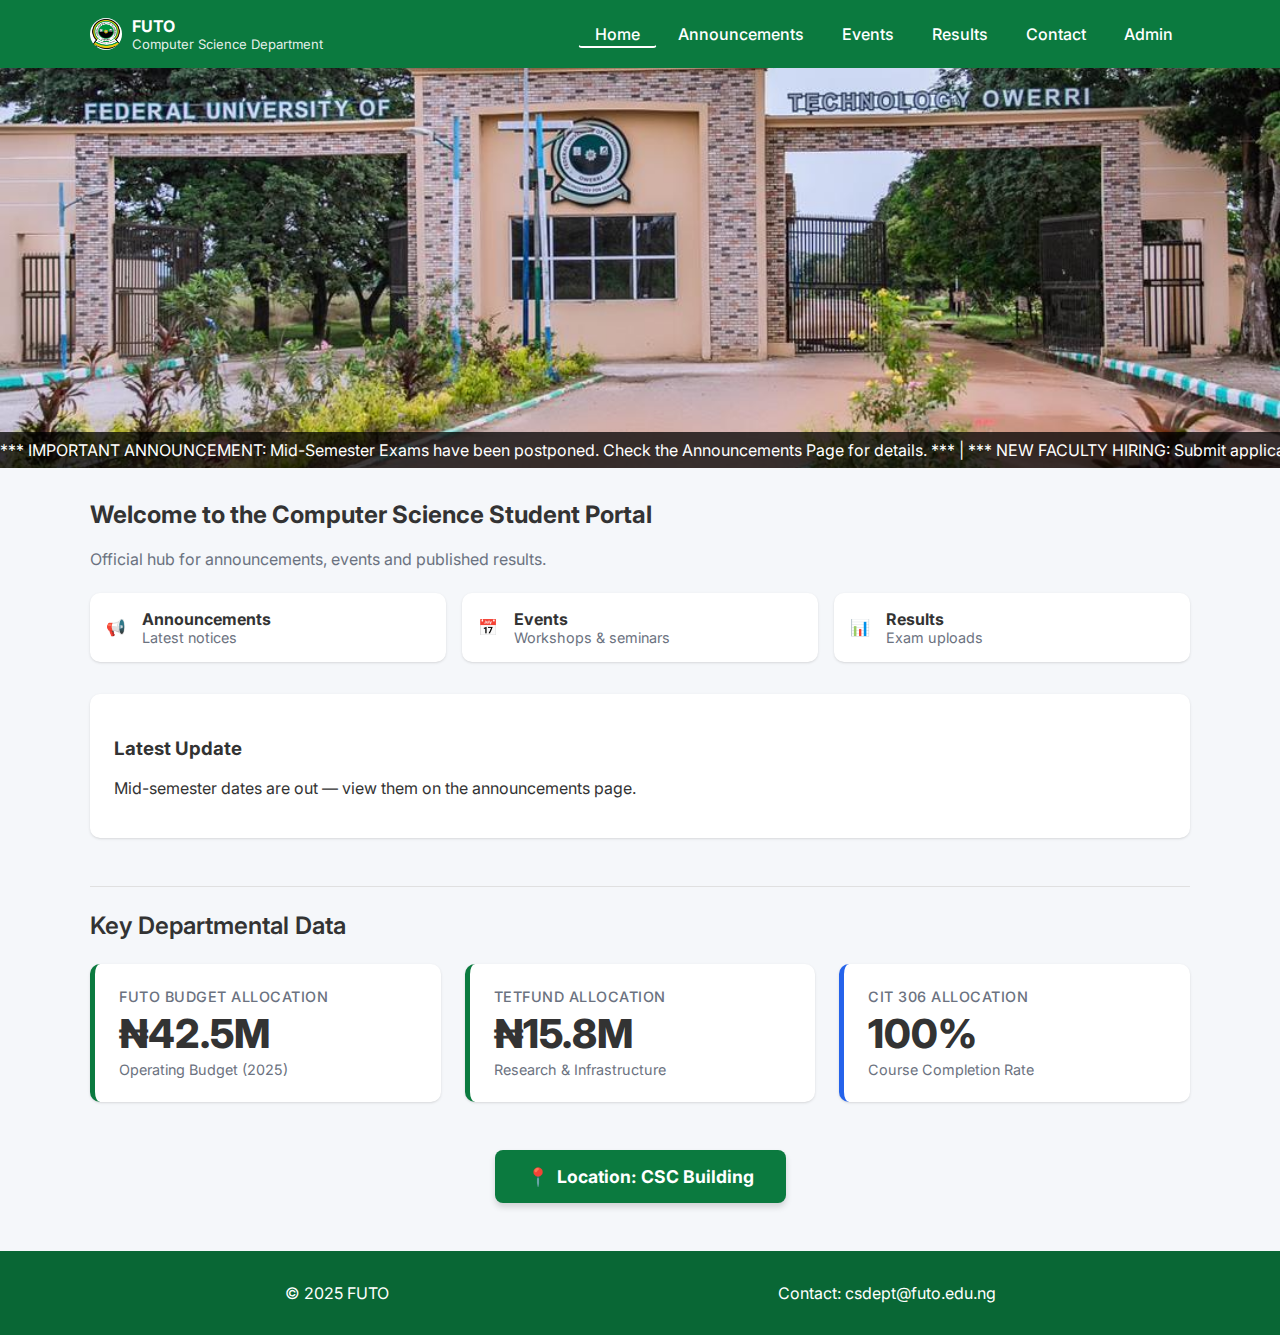
<file: index.html>
<!doctype html>
<html lang="en">
<head>
  <meta charset="utf-8" />
  <meta name="viewport" content="width=device-width,initial-scale=1" />
  <title>FUTO • Dept Info</title>
  <link rel="preconnect" href="https://fonts.googleapis.com" />
<link rel="preconnect" href="https://fonts.gstatic.com" crossorigin />
<link
    href="https://fonts.googleapis.com/css2?family=Inter:ital,opsz,wght@0,14..32,100..900;1,14..32,100..900&display=swap"
    rel="stylesheet"
/>
  <style>
    :root {
      --green: #0b7a3f;
      --green-dark: #096735;
      --light-bg: #f5f7fa;
      --white: #ffffff;
      --text-dark: #333333;
      --muted: #6b7280;
    }
    body {
      font-family: 'Inter', sans-serif;
      background: var(--light-bg);
      color: var(--text-dark);
      margin: 0;
      padding: 0;
    }
    header.header {
      background: var(--green);
      color: var(--white);
      padding: 1rem 2rem;
    }
    .header-inner {
      display: flex;
      justify-content: space-between;
      align-items: center;
      flex-wrap: wrap;
      max-width: 1100px;
  margin: 0 auto;
    }
    .brand {
      display: flex;
      align-items: center;
      gap: 0.6rem;
    }
    nav.site-nav a {
    color: var(--white); 
    text-decoration: none;
    font-weight: 500;
    font-size: 1rem;
    padding: 0.5rem 1rem;
    border-radius: 4px;
    background-color: transparent;
    transition: all 0.2s ease;
    border: 1px solid transparent;
}
    nav.site-nav a:hover {
      opacity: 0.85;
    }
    nav.site-nav a.active {
      border-bottom: 2px solid var(--white);
      padding-bottom: 2px;
      transition: border-bottom-color 0.3s ease;
    }
    nav.site-nav a.active:hover {
    border-bottom-color: rgba(255, 255, 255, 0.6);
  }
    .header-utility {
      display: flex;
      align-items: center;
      gap: 0.6rem;
    }
    .search-input {
      padding: 8px 12px;
      border-radius: 6px;
      border: 1px solid var(--light-bg);
      font-family: inherit;
      width: 180px; 
    transition: all 0.2s ease-in-out;
    }
    .full-width-slider {
      width: 100%;
    height: 400px;
    position: relative;
    overflow: hidden;
  }
  .slider-image {
    width: 100%;
    height: 100%;
    object-fit: cover; 
    position: absolute;
    top: 0;
    left: 0;
    opacity: 0; 
    transition: opacity 1s ease-in-out; 
}
.slider-image:first-child {
    opacity: 1;
}
.ticker-wrapper {
    position: absolute;
    bottom: 0;
    width: 100%;
    background-color: rgba(0, 0, 0, 0.75);
    color: var(--white);
    padding: 0.5rem 0;
    font-size: 1rem;
    overflow: hidden; 
    z-index: 10;
}
.ticker-message {
    white-space: nowrap;
    animation: scroll-left 25s linear infinite;
}
@keyframes scroll-left {
    0%   { transform: translateX(0); }
    100% { transform: translateX(-50%); }
}
    .search-input:focus {
    outline: none; 
    border-color: var(--green); 
    box-shadow: 0 0 0 3px rgba(11, 122, 63, 0.2); 
  }
    main.container {
      max-width: 1100px;
      margin: 2rem auto;
      padding: 0 1rem;
    }
.data-section {
    margin-top: 3rem;
    padding-top: 1.5rem;
    border-top: 1px solid #e0e0e0;
}

.data-section-title {
    margin-top: 0;
    margin-bottom: 1.5rem;
    font-size: 1.5rem;
    font-weight: 600;
}

.data-grid {
    display: grid;
    grid-template-columns: repeat(auto-fit, minmax(280px, 1fr));
    gap: 1.5rem;
}

.data-tile {
    background: var(--white);
    padding: 1.5rem;
    border-radius: 10px;
    box-shadow: 0 1px 3px 0 rgb(0 0 0 / 0.1), 0 1px 2px -1px rgb(0 0 0 / 0.1); 
    border-left: 5px solid var(--green); 
    transition: transform 0.2s ease;
}

.data-tile:hover {
    transform: translateY(-2px);
    box-shadow: 0 4px 8px rgba(0,0,0,0.1);
}

.data-label {
    margin: 0;
    font-size: 0.9rem;
    color: var(--muted);
    text-transform: uppercase;
    letter-spacing: 0.5px;
    font-weight: 500;
}

.data-value {
    display: block;
    font-size: 2.5rem;
    font-weight: 800;
    color: var(--text-dark);
    margin: 0.2rem 0;
}

.data-subtext {
    margin: 0;
    font-size: 0.9rem;
    color: var(--muted);
}

.data-tile-highlight {
    border-left: 5px solid #2563eb;
}
    .hero {
      display: flex;
      justify-content: space-between;
      align-items: center;
      flex-wrap: wrap;
      gap: 2rem;
    }
    .quick-grid {
      display: grid;
      grid-template-columns: repeat(auto-fit, minmax(220px, 1fr));
      gap: 1rem;
      margin-top: 1.5rem;
    }
    .quick-card {
      background: var(--white);
      padding: 1rem;
      border-radius: 10px;
      box-shadow: 0 1px 3px 0 rgb(0 0 0 / 0.1), 0 1px 2px -1px rgb(0 0 0 / 0.1);
      text-decoration: none;
      color: var(--text-dark);
      display: flex;
      gap: 1rem;
      align-items: center;
      transition: background 0.3s ease, box-shadow 0.3s ease, transform 0.3s ease;
    }
    .quick-card:hover {
      background: #eaf7ee;
      transform: translateY(-2px); 
    box-shadow: 0 6px 10px rgba(0,0,0,0.15);
    }
    .card {
      background: var(--white);
      padding: 1.5rem;
      border-radius: 10px;
      box-shadow: 0 1px 3px 0 rgb(0 0 0 / 0.1), 0 1px 2px -1px rgb(0 0 0 / 0.1); 
  margin-top: 2rem;
    }
    .map-button-container {
    margin: 3rem auto 0; 
    padding: 0 1rem;
    max-width: 1100px;
    text-align: center;
}

.map-button {
    display: inline-flex;
    align-items: center;
    justify-content: center;
    
    background-color: var(--green);
    color: var(--white);
    padding: 1rem 2rem;
    border-radius: 8px;
    text-decoration: none;
    font-weight: 700;
    font-size: 1.1rem;
    
    box-shadow: 0 4px 6px rgba(0,0,0,0.15); 
    transition: background-color 0.2s ease, transform 0.2s ease, box-shadow 0.2s ease;
}

.map-button:hover {
    background-color: var(--green-dark);
    transform: translateY(-2px);
    box-shadow: 0 6px 10px rgba(0,0,0,0.25);
}
    footer.footer {
      background: var(--green-dark);
      color: var(--white);
      padding: 2rem 1rem;
      margin-top: 3rem;
    }
    footer.footer div {
      display: flex;
      justify-content: space-between;
      align-items: center;
      max-width: 1100px;
      margin: 0 auto;
    }
  </style>
</head>
<body>
  <header class="header">
    <div class="header-inner">
      <div class="brand">
        <img src="Federal-University-of-Technology-Owerri-logo (1).jpg" alt="FUTO Logo" style="height:32px;width:32px;border-radius:50%;">
        <div>
          <strong>FUTO</strong>
          <div style="font-size:.82rem;color:rgba(255,255,255,.9)">Computer Science Department</div>
        </div>
      </div>
      <nav class="site-nav">
        <a href="index.html"class="active">Home</a>
        <a href="announcements.html">Announcements</a>
        <a href="events.html">Events</a>
        <a href="results.html">Results</a>
        <a href="contact.html">Contact</a>
        <a href="admin.html">Admin</a>
      </nav>
    </div>
  </header>
  <section class="full-width-slider">
      <img src="Futo_Senate.jpg" alt="Group leader" class="slider-image">
      <img src="Nacos logo.jpg" alt="Group leader" class="slider-image">
      <img src="Futo_senate1.jpg" alt="Picture of Potato" class="slider-image">
      
      <div class="ticker-wrapper">
        <div class="ticker-message">
          <span>
              *** IMPORTANT ANNOUNCEMENT: Mid-Semester Exams have been postponed. Check the Announcements Page for details. *** | 
              *** NEW FACULTY HIRING: Submit applications by end of month. *** | 
          </span>
          <span>
              *** IMPORTANT ANNOUNCEMENT: Mid-Semester Exams have been postponed. Check the Announcements Page for details. *** | 
              *** NEW FACULTY HIRING: Submit applications by end of month. *** | 
          </span>
      </div>
  </section>
  <main class="container">
    <div>
        <h2>Welcome to the Computer Science Student Portal</h2>
        <p style="color:var(--muted)">Official hub for announcements, events and published results.</p>
    </div>

    <div class="quick-grid">
        <a class="quick-card" href="announcements.html">
            <div>📢</div>
            <div>
                <strong>Announcements</strong>
                <div style="font-size:.9rem;color:var(--muted)">Latest notices</div>
            </div>
        </a>
        <a class="quick-card" href="events.html">
            <div>📅</div>
            <div>
                <strong>Events</strong>
                <div style="font-size:.9rem;color:var(--muted)">Workshops & seminars</div>
            </div>
        </a>
        <a class="quick-card" href="results.html">
            <div>📊</div>
            <div>
                <strong>Results</strong>
                <div style="font-size:.9rem;color:var(--muted)">Exam uploads</div>
            </div>
        </a>
    </div>
    
    <section class="card">
        <h3>Latest Update</h3>
        <p>Mid-semester dates are out — view them on the announcements page.</p>
      </section>

      <section class="data-section">
          <h3 class="data-section-title">Key Departmental Data</h3>
          
          <div class="data-grid">
              <div class="data-tile">
                  <p class="data-label">FUTO Budget Allocation</p>
                  <strong class="data-value">₦42.5M</strong>
                  <p class="data-subtext">Operating Budget (2025)</p>
              </div>
      
              <div class="data-tile">
                  <p class="data-label">TETFund Allocation</p>
                  <strong class="data-value">₦15.8M</strong>
                  <p class="data-subtext">Research & Infrastructure</p>
              </div>
      
              <div class="data-tile data-tile-highlight">
                  <p class="data-label">CIT 306 Allocation</p>
                  <strong class="data-value">100%</strong>
                  <p class="data-subtext">Course Completion Rate</p>
              </div>
          </div>
      </section>
      </main>
  </main>
  <section class="map-button-container">
    <a href="https://maps.app.goo.gl/iKVB8XJ5jHqNNkGD7" target="_blank" class="map-button">
        <span style="margin-right: 0.5rem;">📍</span>
        Location: CSC Building
    </a>
</section>
  <footer class="footer">
    <div>
      <div>© 2025 FUTO</div>
      <div>Contact: csdept@futo.edu.ng</div>
    </div>
  </footer>
  <script>
    document.addEventListener('DOMContentLoaded', () => {
    const slides = document.querySelectorAll('.full-width-slider .slider-image');
    let currentSlide = 0;
    const slideInterval = 6000;
    function showSlide(index) {
        slides.forEach(slide => {
            slide.style.opacity = 0;
        });
        
        if (slides[index]) {
            slides[index].style.opacity = 1;
        }
    }

    function nextSlide() {
        currentSlide = (currentSlide + 1) % slides.length;
        showSlide(currentSlide);
    }

    setInterval(nextSlide, slideInterval);

    showSlide(currentSlide);
});
  </script>
</body>
</html>
</file>
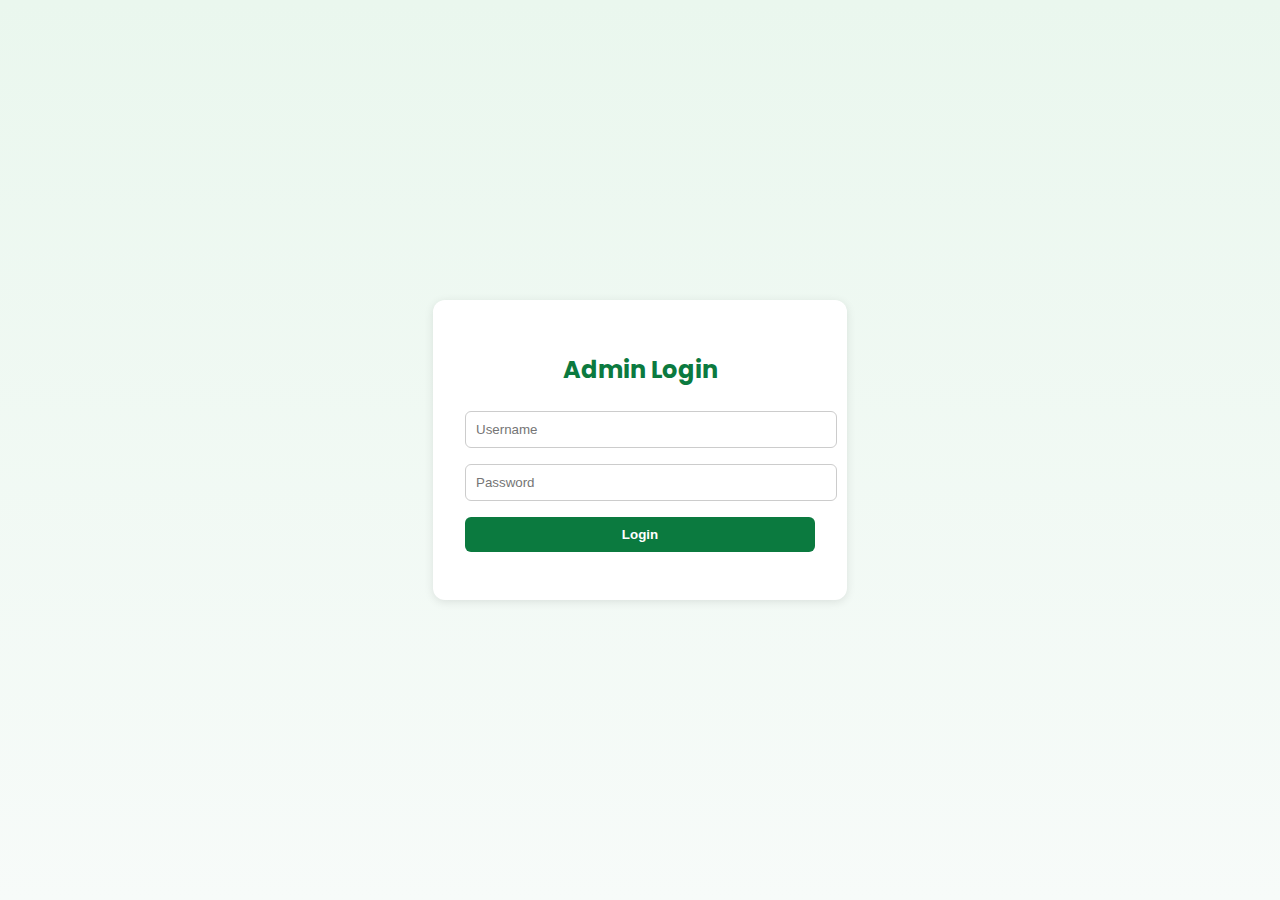
<file: admin-dashboard.html>
<!DOCTYPE html>
<html lang="en">
<head>
  <meta charset="UTF-8" />
  <meta name="viewport" content="width=device-width, initial-scale=1.0" />
  <title>Admin Dashboard • FUTO Dept.</title>
  <link href="https://fonts.googleapis.com/css2?family=Poppins:wght@400;600&display=swap" rel="stylesheet">
  <style>
    body {
      font-family: 'Poppins', sans-serif;
      background: #0b7a3f;
      color: white;
      margin: 0;
      padding: 0;
      display: flex;
      flex-direction: column;
      align-items: center;
      min-height: 100vh;
    }
    header, footer {
      width: 100%;
      background: #096735;
      padding: 1rem;
      text-align: center;
      position: relative;
    }
    header h1 { margin: 0; }
    #logoutBtn {
      position: absolute;
      right: 1rem;
      top: 1rem;
      background:#e63946;
      padding:4px 10px;
      border-radius:4px;
      border:none;
      cursor:pointer;
      color:white;
      font-size: 0.8rem;
      font-weight:600;
    }
    main {
      flex: 1;
      padding: 2rem;
      width: 100%;
      max-width: 900px;
    }
    .card {
      background: white;
      color: #333;
      padding: 1.5rem;
      border-radius: 12px;
      margin-bottom: 1.5rem;
    }
    input, textarea, button {
      width: 100%;
      margin-top: 1rem;
      padding: 10px;
      border-radius: 6px;
      border: 1px solid #ccc;
    }
    button {
      background: #0b7a3f;
      color: white;
      border: none;
      cursor: pointer;
      font-weight: bold;
    }
    button:hover { background: #096735; }
    .msg { margin-top: 10px; font-weight: 600; }
    ul { padding-left: 1.2rem; }
    li { margin-bottom: 0.5rem; }
    a { color: #0b7a3f; font-weight: 600; text-decoration: none; }
    a:hover { text-decoration: underline; }
  </style>
</head>
<body>
  <header>
    <h1>FUTO Admin Dashboard</h1>
    <button id="logoutBtn">Logout</button>
  </header>

  <main>
    <div class="card">
      <h3>📢 Upload Announcement</h3>
      <form id="announcementForm">
        <input type="text" id="title" placeholder="Announcement Title" required />
        <textarea id="message" placeholder="Message" required></textarea>
        <button type="submit">Post Announcement</button>
      </form>
      <div id="announcementMsg" class="msg"></div>
    </div>

    <div class="card">
      <h3>📄 Upload Result (PDF)</h3>
      <form id="resultForm">
        <input type="file" id="resultFile" accept=".pdf" required />
        <button type="submit">Upload</button>
      </form>
      <div id="resultMsg" class="msg"></div>
    </div>

    <div class="card">
      <h3>📋 Existing Announcements</h3>
      <ul id="announcementList"><li>Loading...</li></ul>
    </div>

    <div class="card">
      <h3>📂 Uploaded Results</h3>
      <ul id="resultList"><li>Loading...</li></ul>
    </div>
  </main>

  <footer>
    <p>FUTO Admin Portal © 2025</p>
  </footer>

  <script>
    const API_BASE = "https://group171.onrender.com";
    const token = localStorage.getItem("adminToken");

    // 🔐 Redirect if not logged in
    if (!token) {
      alert("You must log in first.");
      window.location.href = "admin.html";
    }

    // 🔓 Logout
    document.getElementById("logoutBtn").addEventListener("click", () => {
      localStorage.removeItem("adminToken");
      window.location.href = "admin.html";
    });

    // 📢 Post Announcement
    document.getElementById("announcementForm").addEventListener("submit", async (e) => {
      e.preventDefault();
      const title = document.getElementById("title").value.trim();
      const message = document.getElementById("message").value.trim();
      const msgBox = document.getElementById("announcementMsg");

      if (!title || !message) {
        msgBox.textContent = "❌ Please fill in all fields.";
        msgBox.style.color = "red";
        return;
      }

      msgBox.textContent = "Posting...";
      msgBox.style.color = "orange";

      try {
        const res = await fetch(`${API_BASE}/api/announcements`, {
          method: "POST",
          headers: {
            "Content-Type": "application/json",
            "Authorization": `Bearer ${token}`
          },
          body: JSON.stringify({ title, message })
        });

        const data = await res.json();
        if (res.ok && data.success) {
          msgBox.textContent = data.message || "✅ Announcement posted!";
          msgBox.style.color = "green";
          e.target.reset();
          loadAnnouncements(); // refresh list
        } else {
          msgBox.textContent = "❌ " + (data.message || "Failed to post.");
          msgBox.style.color = "red";
        }
      } catch (err) {
        console.error(err);
        msgBox.textContent = "❌ Server not reachable.";
        msgBox.style.color = "red";
      }
    });

    // 📄 Upload Result
    document.getElementById("resultForm").addEventListener("submit", async (e) => {
      e.preventDefault();
      const fileInput = document.getElementById("resultFile");
      const file = fileInput.files[0];
      const msg = document.getElementById("resultMsg");

      if (!file) {
        msg.textContent = "❌ Please select a PDF file.";
        msg.style.color = "red";
        return;
      }

      const formData = new FormData();
      formData.append("file", file); // must match backend's `upload.single("file")`

      msg.textContent = "Uploading...";
      msg.style.color = "orange";

      try {
        const res = await fetch(`${API_BASE}/api/results/pdf`, {
          method: "POST",
          headers: { "Authorization": `Bearer ${token}` },
          body: formData
        });

        const data = await res.json();
        if (res.ok && data.success) {
          msg.textContent = data.message || "✅ Result uploaded successfully!";
          msg.style.color = "green";
          e.target.reset();
          loadResults(); // refresh list
        } else {
          msg.textContent = "❌ " + (data.message || "Upload failed.");
          msg.style.color = "red";
        }
      } catch (error) {
        console.error(error);
        msg.textContent = "❌ Could not connect to server.";
        msg.style.color = "red";
      }
    });

    // 📋 Load Announcements
    async function loadAnnouncements() {
      const list = document.getElementById("announcementList");
      list.innerHTML = "<li>Loading...</li>";
      try {
        const res = await fetch(`${API_BASE}/api/announcements`, {
          headers: { "Authorization": `Bearer ${token}` }
        });
        const data = await res.json();
        list.innerHTML = "";
        if (data.success && data.announcements && data.announcements.length) {
          data.announcements.forEach(a => {
            const li = document.createElement("li");
            li.textContent = `${a.title}: ${a.message}`;
            list.appendChild(li);
          });
        } else {
          list.innerHTML = "<li>No announcements yet.</li>";
        }
      } catch (err) {
        console.error(err);
        list.innerHTML = "<li>❌ Failed to load announcements.</li>";
      }
    }

    // 📂 Load Results
    async function loadResults() {
      const list = document.getElementById("resultList");
      list.innerHTML = "<li>Loading...</li>";
      try {
        const res = await fetch(`${API_BASE}/api/results/pdfs`, {
          headers: { "Authorization": `Bearer ${token}` }
        });
        const data = await res.json();
        list.innerHTML = "";
        if (data.success && data.results && data.results.length) {
          data.results.forEach(r => {
            const li = document.createElement("li");
            const link = document.createElement("a");
            link.href = `${API_BASE}/uploads/${r.filename}`;
            link.target = "_blank";
            link.textContent = r.filename;
            list.appendChild(li);
          });
        } else {
          list.innerHTML = "<li>No results uploaded yet.</li>";
        }
      } catch (err) {
        console.error(err);
        list.innerHTML = "<li>❌ Failed to load results.</li>";
      }
    }

    // 🔄 Load data on page load
    loadAnnouncements();
    loadResults();
  </script>
</body>
</html>
</file>
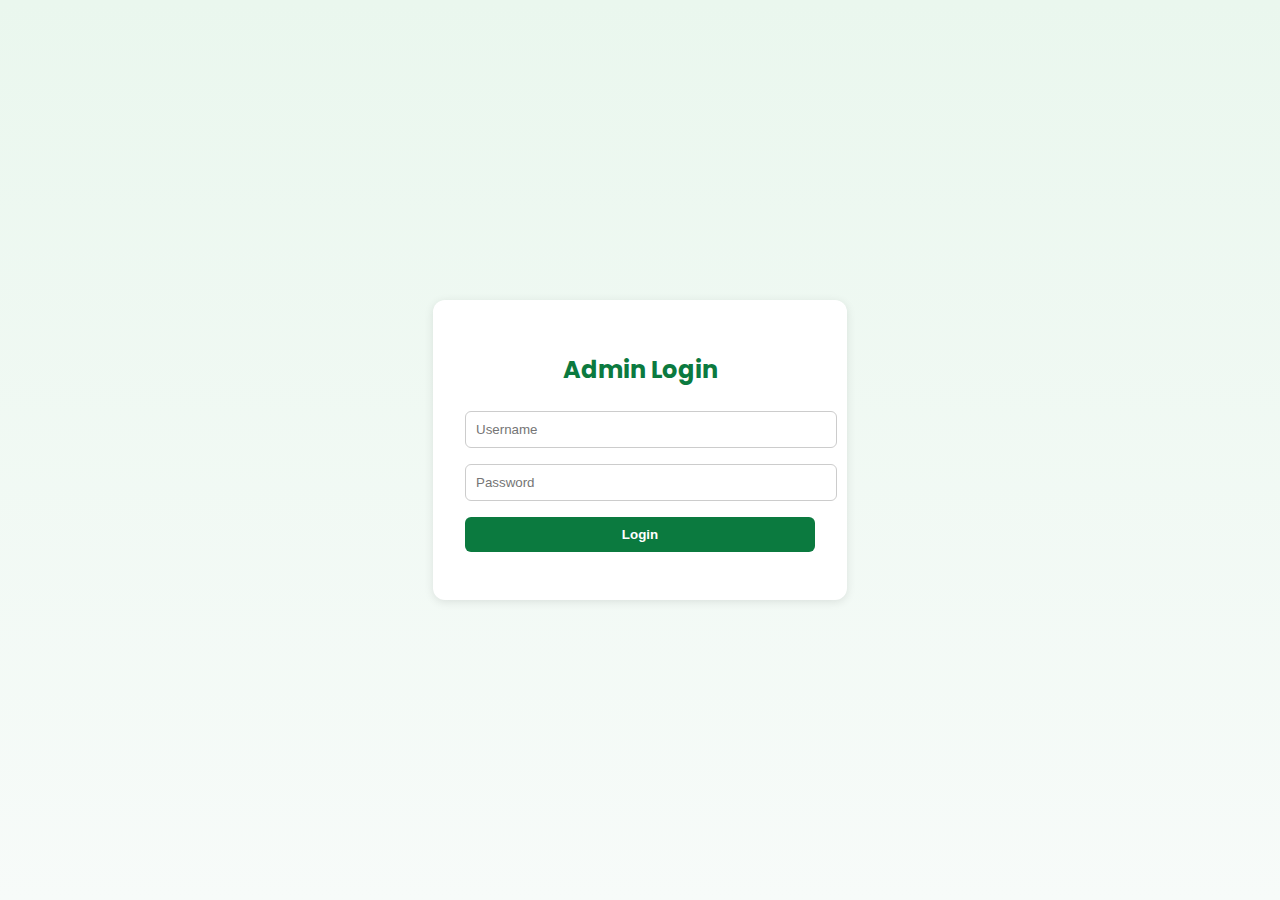
<file: admin.html>
<!DOCTYPE html>
<html lang="en">
<head>
  <meta charset="UTF-8" />
  <meta name="viewport" content="width=device-width, initial-scale=1.0" />
  <title>Admin Login • FUTO Dept.</title>
  <link href="https://fonts.googleapis.com/css2?family=Poppins:wght@400;600&display=swap" rel="stylesheet">
  <style>
    body {
      font-family: 'Poppins', sans-serif;
      background: linear-gradient(180deg, #eaf7ee, #f7fbf9);
      display: flex;
      justify-content: center;
      align-items: center;
      height: 100vh;
      margin: 0;
    }
    .login-box {
      background: white;
      padding: 2rem;
      border-radius: 12px;
      box-shadow: 0 2px 10px rgba(0,0,0,0.1);
      text-align: center;
      width: 350px;
    }
    h2 {
      color: #0b7a3f;
      margin-bottom: 1.5rem;
    }
    input {
      width: 100%;
      padding: 10px;
      margin-bottom: 1rem;
      border-radius: 6px;
      border: 1px solid #ccc;
    }
    button {
      width: 100%;
      background: #0b7a3f;
      color: white;
      padding: 10px;
      border: none;
      border-radius: 6px;
      cursor: pointer;
      font-weight: bold;
    }
    button:hover {
      background: #096735;
    }
    .message {
      margin-top: 1rem;
      font-size: 0.9rem;
    }
    .success { color: #0b7a3f; }
    .error { color: red; }
  </style>
</head>
<body>
  <div class="login-box">
    <h2>Admin Login</h2>
    <form id="loginForm">
      <input type="text" id="username" placeholder="Username" required />
      <input type="password" id="password" placeholder="Password" required />
      <button type="submit">Login</button>
    </form>
    <div id="loginMsg" class="message"></div>
  </div>

  <script>
    const API_BASE = "https://group171.onrender.com";

    document.getElementById('loginForm').addEventListener('submit', async (e) => {
      e.preventDefault();
      const username = document.getElementById('username').value.trim();
      const password = document.getElementById('password').value.trim();
      const loginMsg = document.getElementById('loginMsg');
      loginMsg.textContent = "Processing...";

      try {
        const res = await fetch(`${API_BASE}/admin/login`, {
          method: 'POST',
          headers: { 'Content-Type': 'application/json' },
          body: JSON.stringify({ username, password })
        });

        const data = await res.json();

        if (res.ok && data.token) {
          loginMsg.textContent = "✅ Login successful!";
          loginMsg.className = "message success";

          // Save token for later use
          localStorage.setItem('adminToken', data.token);

          setTimeout(() => {
            window.location.href = "admin-dashboard.html";
          }, 1000);
        } else {
          loginMsg.textContent = "❌ " + (data.message || "Invalid credentials");
          loginMsg.className = "message error";
        }
      } catch (err) {
        loginMsg.textContent = "⚠️ Unable to connect to server.";
        loginMsg.className = "message error";
      }
    });
  </script>
</body>
</html>
</file>
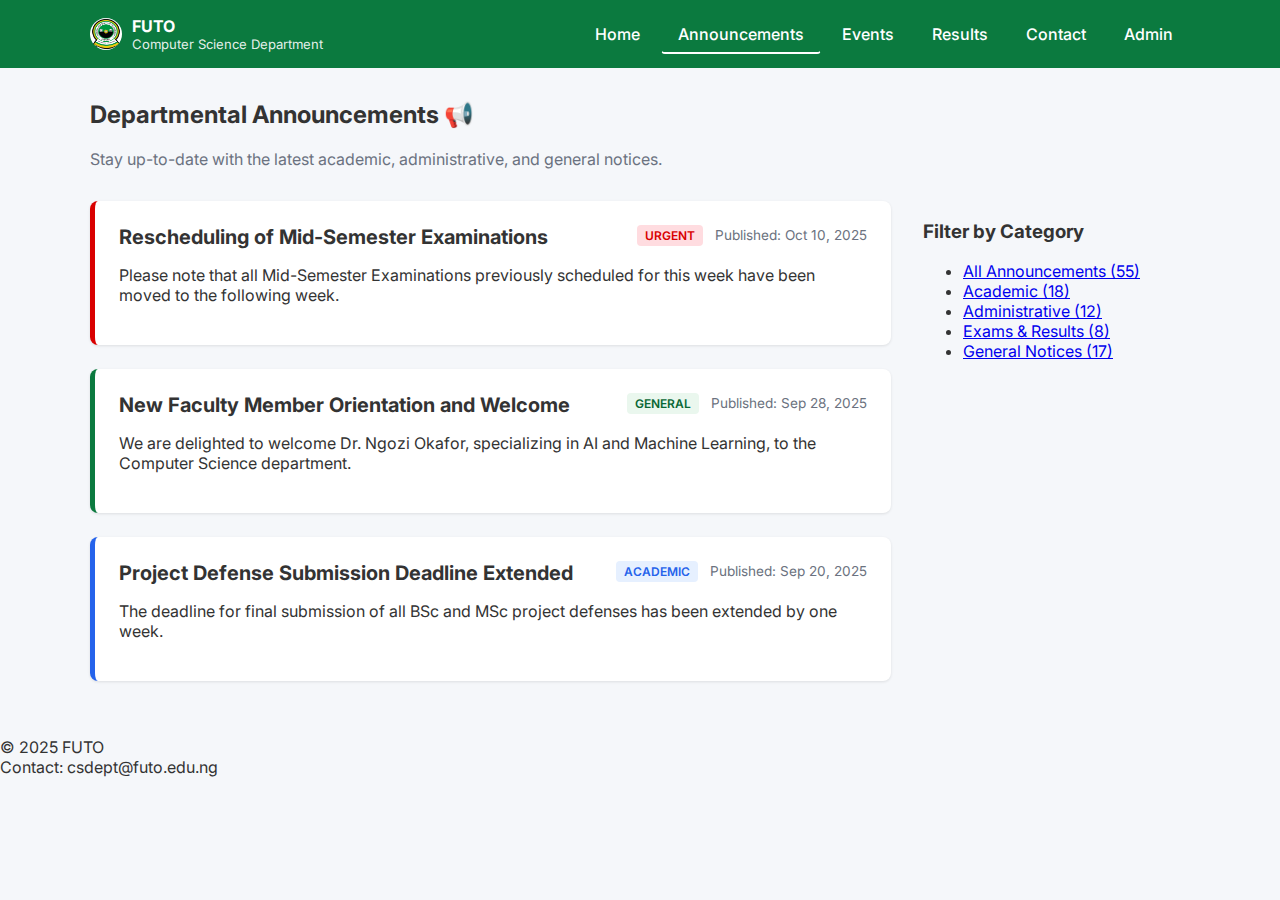
<file: announcements.html>
<!doctype html>
<html lang="en">
<head>
 <meta charset="utf-8" />
 <meta name="viewport" content="width=device-width,initial-scale=1" />
 <title>FUTO • Announcements</title>
 <link rel="preconnect" href="https://fonts.googleapis.com" />
 <link rel="preconnect" href="https://fonts.gstatic.com" crossorigin />
 <link
 href="https://fonts.googleapis.com/css2?family=Inter:ital,opsz,wght@0,14..32,100..900;1,14..32,100..900&display=swap"
 rel="stylesheet"
/>
 <style>
   :root {
     --green: #0b7a3f;
     --green-dark: #096735;
     --light-bg: #f5f7fa;
     --white: #ffffff;
     --text-dark: #333333;
     --muted: #6b7280;
   }
   body { font-family: 'Inter', sans-serif; background: var(--light-bg); color: var(--text-dark); margin: 0; padding: 0; }
   header.header { background: var(--green); color: var(--white); padding: 1rem 2rem; }
   .header-inner { display: flex; justify-content: space-between; align-items: center; flex-wrap: wrap; max-width: 1100px; margin: 0 auto; }
   .brand { display: flex; align-items: center; gap: 0.6rem; }
   nav.site-nav a { color: var(--white); text-decoration: none; font-weight: 500; font-size: 1rem; padding: 0.5rem 1rem; border-radius: 4px; background-color: transparent; transition: all 0.2s ease; border: 1px solid transparent; }
   nav.site-nav a.active { border-bottom: 2px solid var(--white); }
   main.container { max-width: 1100px; margin: 2rem auto; padding: 0 1rem; }
   .content-layout { display: flex; gap: 2rem; margin-top: 2rem; }
   .main-announcements { flex: 3; min-width: 0; }
   .sidebar { flex: 1; min-width: 200px; }
   .announcement-item { background: var(--white); padding: 1.5rem; border-radius: 8px; box-shadow: 0 1px 3px rgba(0,0,0,0.1); margin-bottom: 1.5rem; border-left: 5px solid var(--green); }
   .announcement-header { display: flex; justify-content: space-between; align-items: flex-start; margin-bottom: 0.5rem; }
   .announcement-title { font-size: 1.25rem; font-weight: 700; margin: 0; color: var(--text-dark); }
   .announcement-meta { font-size: 0.85rem; color: var(--muted); text-align: right; }
   .announcement-tag { display: inline-block; background-color: #eaf7ee; color: var(--green-dark); padding: 0.2rem 0.5rem; border-radius: 4px; font-size: 0.75rem; font-weight: 600; text-transform: uppercase; margin-right: 0.5rem; }
   @media (max-width: 768px) { .content-layout { flex-direction: column; gap: 1.5rem; } .sidebar { order: -1; min-width: 100%; } .announcement-header { flex-direction: column; align-items: flex-start; } .announcement-meta { text-align: left; margin-top: 0.25rem; } }
 </style>
</head>
<body>
  <header class="header">
    <div class="header-inner">
      <div class="brand">
        <img src="Federal-University-of-Technology-Owerri-logo (1).jpg" alt="FUTO Logo" style="height:32px;width:32px;border-radius:50%;">
        <div>
          <strong>FUTO</strong>
          <div style="font-size:.82rem;color:rgba(255,255,255,.9)">Computer Science Department</div>
        </div>
      </div>
      <nav id="siteNav" class="site-nav">
        <a href="index.html">Home</a>
        <a href="announcements.html" class="active">Announcements</a>
        <a href="events.html">Events</a>
        <a href="results.html">Results</a>
        <a href="contact.html">Contact</a>
        <a href="admin.html">Admin</a>
      </nav>
    </div>
  </header>

  <main class="container">
    <h2>Departmental Announcements 📢</h2>
    <p style="color:var(--muted)">Stay up-to-date with the latest academic, administrative, and general notices.</p>
    <div class="content-layout">
      <div class="main-announcements" id="announcementContainer">
        <!-- your hardcoded announcements remain exactly as you wrote them -->
        <div class="announcement-item" style="border-left-color: #d90000;">
          <div class="announcement-header">
            <h3 class="announcement-title">Rescheduling of Mid-Semester Examinations</h3>
            <div class="announcement-meta">
              <span class="announcement-tag" style="background-color: #ffdce0; color: #d90000;">Urgent</span>
              Published: Oct 10, 2025
            </div>
          </div>
          <p>Please note that all Mid-Semester Examinations previously scheduled for this week have been moved to the following week.</p>
        </div>

        <div class="announcement-item">
          <div class="announcement-header">
            <h3 class="announcement-title">New Faculty Member Orientation and Welcome</h3>
            <div class="announcement-meta">
              <span class="announcement-tag">General</span>
              Published: Sep 28, 2025
            </div>
          </div>
          <p>We are delighted to welcome Dr. Ngozi Okafor, specializing in AI and Machine Learning, to the Computer Science department.</p>
        </div>

        <div class="announcement-item" style="border-left-color: #2563eb;">
          <div class="announcement-header">
            <h3 class="announcement-title">Project Defense Submission Deadline Extended</h3>
            <div class="announcement-meta">
              <span class="announcement-tag" style="background-color: #e6f0ff; color: #2563eb;">Academic</span>
              Published: Sep 20, 2025
            </div>
          </div>
          <p>The deadline for final submission of all BSc and MSc project defenses has been extended by one week.</p>
        </div>
      </div>

      <div class="sidebar">
        <div class="card">
          <h3>Filter by Category</h3>
          <ul class="filter-list">
            <li><a href="#">All Announcements (55)</a></li>
            <li><a href="#">Academic (18)</a></li>
            <li><a href="#">Administrative (12)</a></li>
            <li><a href="#">Exams & Results (8)</a></li>
            <li><a href="#">General Notices (17)</a></li>
          </ul>
        </div>
      </div>
    </div>
  </main>

  <footer class="footer">
    <div>
      <div>© 2025 FUTO</div>
      <div>Contact: csdept@futo.edu.ng</div>
    </div>
  </footer>

  <!-- 🔽 Added script to fetch DB announcements -->
  <script>
  const API_BASE = "https://group17.onrender.com";

  async function loadDbAnnouncements() {
    const container = document.getElementById("announcementContainer");

    try {
      const res = await fetch(`${API_BASE}/api/announcements`);
      const data = await res.json();

      if (res.ok && Array.isArray(data) && data.length > 0) {
        data.forEach(a => {
          const item = document.createElement("div");
          item.className = "announcement-item";
          item.innerHTML = `
            <div class="announcement-header">
              <h3 class="announcement-title">${a.title}</h3>
              <div class="announcement-meta">
                <span class="announcement-tag" style="background-color:#eaf7ee;color:#0b7a3f;">New</span>
                Published: ${new Date(a.created_at).toLocaleDateString()}
              </div>
            </div>
            <p>${a.body}</p>
          `;
          container.prepend(item); // adds new ones first
        });
      }
    } catch (err) {
      console.error("Error loading announcements:", err);
    }
  }

  loadDbAnnouncements();
</script>
</body>
</html>
</file>
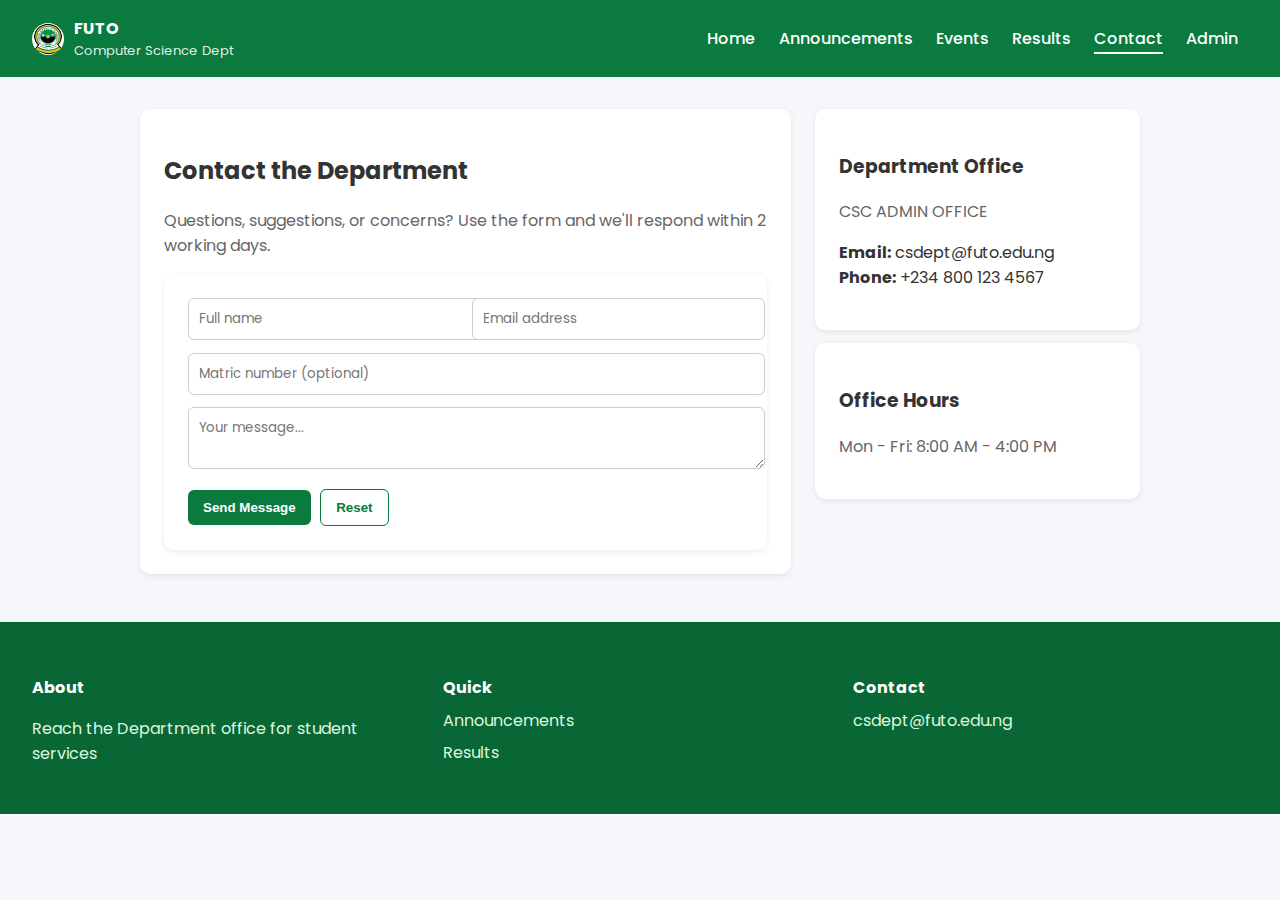
<file: contact.html>
<!doctype html>
<html lang="en">
<head>
  <meta charset="utf-8" />
  <meta name="viewport" content="width=device-width,initial-scale=1" />
  <title>Contact • FUTO Dept.</title>
  <link href="https://fonts.googleapis.com/css2?family=Poppins:wght@400;600&display=swap" rel="stylesheet">
  <style>
    :root {
      --green: #0b7a3f;
      --green-dark: #096735;
      --light-bg: #f5f7fa;
      --white: #ffffff;
      --text-dark: #333333;
      --muted: #666666;
    }
    body {
      font-family: 'Poppins', sans-serif;
      background: var(--light-bg);
      color: var(--text-dark);
      margin: 0;
      padding: 0;
    }
    header.header {
      background: var(--green);
      color: var(--white);
      padding: 1rem 2rem;
    }
    .header-inner {
      display: flex;
      justify-content: space-between;
      align-items: center;
      flex-wrap: wrap;
    }
    .brand {
      display: flex;
      align-items: center;
      gap: 0.6rem;
    }
    .brand .crest {
      background: var(--white);
      color: var(--green);
      font-weight: bold;
      font-size: 1.2rem;
      border-radius: 50%;
      width: 32px;
      height: 32px;
      display: flex;
      align-items: center;
      justify-content: center;
    }
    nav.site-nav a {
      color: var(--white);
      margin: 0 0.6rem;
      text-decoration: none;
      font-weight: 500;
    }
    nav.site-nav a.active {
      border-bottom: 2px solid var(--white);
      padding-bottom: 2px;
    }
    main.container {
      max-width: 1000px;
      margin: 2rem auto;
      padding: 0 1rem;
    }
    .grid-2 {
      display: grid;
      grid-template-columns: 2fr 1fr;
      gap: 1.5rem;
    }
    .card {
      background: var(--white);
      padding: 1.5rem;
      border-radius: 10px;
      box-shadow: 0 2px 6px rgba(0,0,0,0.08);
    }
    .input, textarea.input {
      width: 100%;
      padding: 10px;
      border-radius: 6px;
      border: 1px solid #ccc;
      margin-bottom: 0.8rem;
      font-family: inherit;
    }
    .btn {
      background: var(--green);
      color: var(--white);
      border: none;
      padding: 10px 15px;
      border-radius: 6px;
      cursor: pointer;
      font-weight: 600;
    }
    .btn:hover { background: var(--green-dark); }
    .btn-ghost {
      background: transparent;
      border: 1px solid var(--green);
      color: var(--green);
      padding: 10px 15px;
      border-radius: 6px;
      cursor: pointer;
      font-weight: 600;
    }
    .btn-ghost:hover {
      background: var(--green);
      color: var(--white);
    }
    footer.footer {
      background: var(--green-dark);
      color: var(--white);
      padding: 2rem;
      margin-top: 3rem;
    }
    .footer-inner {
      display: grid;
      grid-template-columns: repeat(auto-fit, minmax(200px,1fr));
      gap: 1rem;
    }
    .footer-inner a {
      display: block;
      color: #dff7df;
      text-decoration: none;
      margin-top: 0.4rem;
    }
    .footer-inner h4 {
      margin-bottom: 0.5rem;
    }
  </style>
</head>
<body>

  <header class="header">
    <div class="header-inner">
      <div class="brand">
        <img src="Federal-University-of-Technology-Owerri-logo (1).jpg" alt="FUTO Logo" style="height:32px;width:32px;border-radius:50%;">
        <div>
          <strong>FUTO</strong>
          <div style="font-size:.82rem;color:rgba(255,255,255,.9)">Computer Science Dept</div>
        </div>
      </div>
      <nav class="site-nav">
        <a href="index.html">Home</a>
        <a href="announcements.html">Announcements</a>
        <a href="events.html">Events</a>
        <a href="results.html">Results</a>
        <a href="contact.html" class="active">Contact</a>
        <a href="admin.html">Admin</a>
      </nav>
    </div>
  </header>

  <main class="container">
    <div class="grid-2">
      <div class="card">
        <h2>Contact the Department</h2>
        <p style="color:var(--muted)">Questions, suggestions, or concerns? Use the form and we'll respond within 2 working days.</p>

        <form class="card" style="margin-top:1rem" action="#" method="POST">
          <div class="form-row" style="display:flex;gap:0.8rem;flex-wrap:wrap;">
            <div class="col" style="flex:1"><input class="input" name="name" placeholder="Full name" required></div>
            <div class="col" style="flex:1"><input class="input" type="email" name="email" placeholder="Email address" required></div>
          </div>

          <input class="input" name="matric" placeholder="Matric number (optional)">
          <textarea class="input" name="message" placeholder="Your message..." required></textarea>

          <div style="display:flex;gap:0.6rem;align-items:center">
            <button class="btn" type="submit">Send Message</button>
            <button type="reset" class="btn-ghost">Reset</button>
          </div>
        </form>
      </div>

      <aside>
        <div class="card">
          <h3>Department Office</h3>
          <p style="color:var(--muted)">CSC ADMIN OFFICE</p>
          <p style="margin-top:0.6rem"><strong>Email:</strong> csdept@futo.edu.ng<br><strong>Phone:</strong> +234 800 123 4567</p>
        </div>

        <div class="card" style="margin-top:0.8rem">
          <h3>Office Hours</h3>
          <p style="color:var(--muted)">Mon - Fri: 8:00 AM - 4:00 PM</p>
        </div>
      </aside>
    </div>
  </main>

  <footer class="footer">
    <div class="footer-inner">
      <div>
        <h4>About</h4>
        <p style="color:#dff7df">Reach the Department office for student services</p>
      </div>
      <div>
        <h4>Quick</h4>
        <a href="announcements.html">Announcements</a>
        <a href="results.html">Results</a>
      </div>
      <div>
        <h4>Contact</h4>
        <a href="mailto:csdept@futo.edu.ng">csdept@futo.edu.ng</a>
      </div>
    </div>
  </footer>

</body>
</html>
</file>
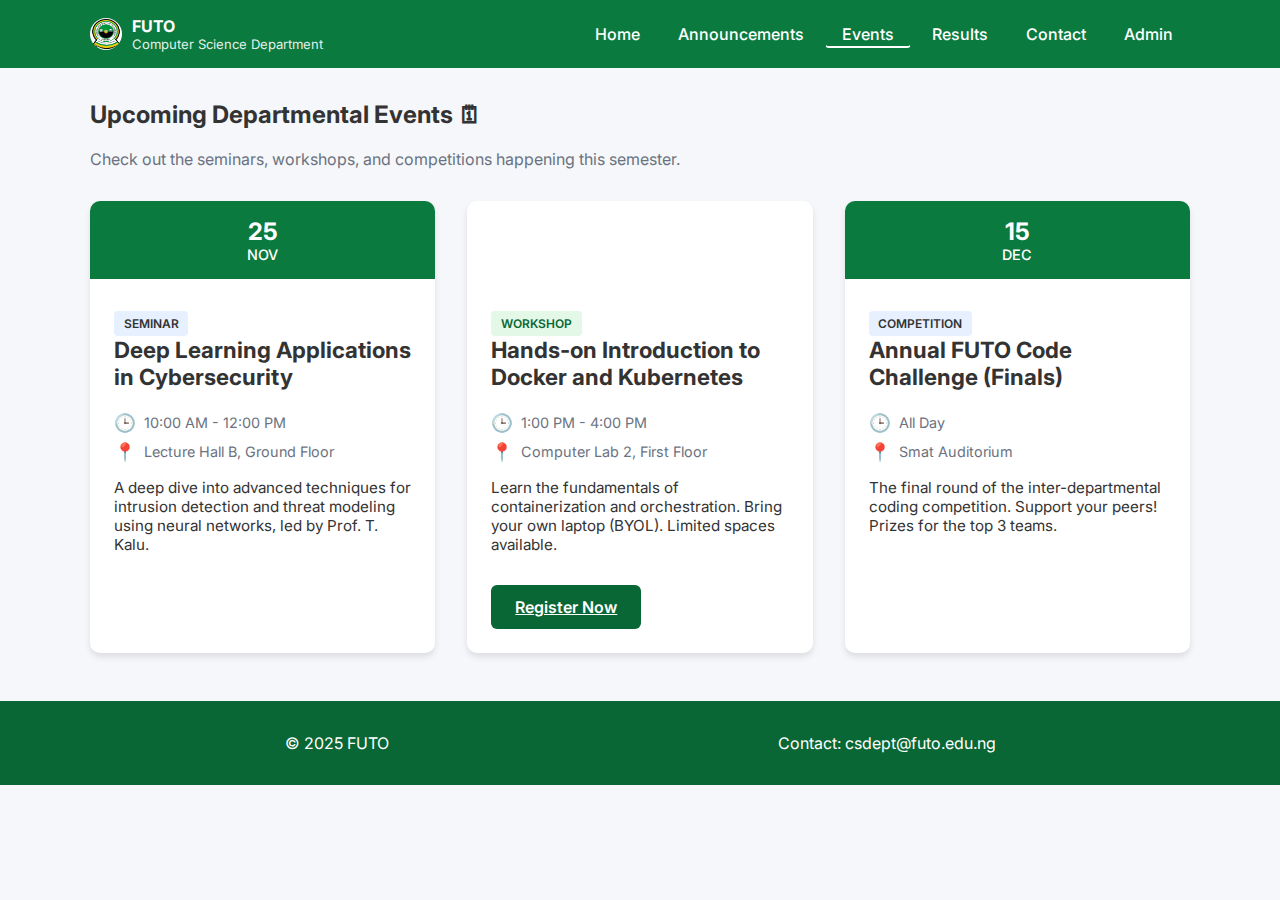
<file: events.html>
<!doctype html>
<html lang="en">
<head>
<meta charset="utf-8" />
<meta name="viewport" content="width=device-width,initial-scale=1" />
<title>FUTO • Events</title>
 <link rel="preconnect" href="https://fonts.googleapis.com" />
<link rel="preconnect" href="https://fonts.gstatic.com" crossorigin />
<link
href="https://fonts.googleapis.com/css2?family=Inter:ital,opsz,wght@0,14..32,100..900;1,14..32,100..900&display=swap"
 rel="stylesheet"
/>
<style>
	:root {
		 --green: #0b7a3f;
		 --green-dark: #096735;
		 --light-bg: #f5f7fa;
		 --white: #ffffff;
		 --text-dark: #333333;
		 --muted: #6b7280;
	   }
	body {
		 font-family: 'Inter', sans-serif;
		 background: var(--light-bg);
		 color: var(--text-dark);
		 margin: 0;
		 padding: 0;
	   }
	header.header {
		 background: var(--green);
		 color: var(--white);
		 padding: 1rem 2rem;
	   }
	   .header-inner {
		 display: flex;
		 justify-content: space-between;
		 align-items: center;
		 flex-wrap: wrap;
		 max-width: 1100px;
	 margin: 0 auto;
	   }
	   .brand {
		 display: flex;
		 align-items: center;
		 gap: 0.6rem;
	   }
	nav.site-nav a {
	   color: var(--white); 
	   text-decoration: none;
	   font-weight: 500;
	   font-size: 1rem;
	   padding: 0.5rem 1rem;
	   border-radius: 4px;
	   background-color: transparent;
	   transition: all 0.2s ease;
	   border: 1px solid transparent;
   }
	 nav.site-nav a:hover {
		 opacity: 0.85;
	   }
	   nav.site-nav a.active {
		 border-bottom: 2px solid var(--white);
		 padding-bottom: 2px;
		 transition: border-bottom-color 0.3s ease;
	   }
	   nav.site-nav a.active:hover {
	   border-bottom-color: rgba(255, 255, 255, 0.6);
	 }
	   .header-utility {
		 display: flex;
		 align-items: center;
		 gap: 0.6rem;
	   }
	   .search-input {
		 padding: 8px 12px;
		 border-radius: 6px;
		 border: 1px solid var(--light-bg);
		 font-family: inherit;
		 width: 180px; 
	   transition: all 0.2s ease-in-out;
	   }
	   main.container {
      max-width: 1100px;
      margin: 2rem auto;
      padding: 0 1rem;
    }
 .card {
      background: var(--white);
      padding: 1.5rem;
      border-radius: 10px;
      box-shadow: 0 1px 3px 0 rgb(0 0 0 / 0.1), 0 1px 2px -1px rgb(0 0 0 / 0.1); 
  margin-top: 2rem;
    }
  footer.footer {
      background: var(--green-dark);
      color: var(--white);
      padding: 2rem 1rem;
      margin-top: 3rem;
    }
    footer.footer div {
      display: flex;
      justify-content: space-between;
      align-items: center;
      max-width: 1100px;
      margin: 0 auto;
    }

	.event-list {
		display: grid;
		grid-template-columns: repeat(auto-fit, minmax(300px, 1fr));
		gap: 2rem;
		margin-top: 2rem;
	}

	.event-card {
		background: var(--white);
		border-radius: 10px;
		box-shadow: 0 4px 6px rgba(0, 0, 0, 0.1);
		overflow: hidden;
		transition: transform 0.3s ease, box-shadow 0.3s ease;
	}

	.event-card:hover {
		transform: translateY(-5px);
		box-shadow: 0 8px 15px rgba(0, 0, 0, 0.15);
	}

	.event-date-box {
		background-color: var(--green);
		color: var(--white);
		padding: 1rem;
		text-align: center;
		font-weight: 700;
		font-size: 1.5rem;
	}

	.event-date-box .month {
		font-size: 0.9rem;
		font-weight: 500;
		display: block;
	}

	.event-info {
		padding: 1.5rem;
	}

	.event-info h3 {
		font-size: 1.4rem;
		margin-top: 0;
		color: var(--text-dark);
	}

	.event-meta {
		display: flex;
		flex-direction: column;
		gap: 0.5rem;
		font-size: 0.9rem;
		color: var(--muted);
		margin-bottom: 1rem;
	}

	.event-meta span {
		display: flex;
		align-items: center;
		gap: 0.5rem;
	}
	
	.event-meta .icon {
		color: var(--blue);
		font-size: 1.1rem;
	}

	.event-tag {
		display: inline-block;
		background-color: #e6f0ff;
		color: var(--blue);
		padding: 0.3rem 0.6rem;
		border-radius: 4px;
		font-size: 0.75rem;
		font-weight: 600;
		text-transform: uppercase;
		margin-top: 0.5rem;
	}
	
	.event-register-btn {
		display: inline-block;
		background-color: var(--blue);
		color: var(--white);
		padding: 0.75rem 1.5rem;
		border-radius: 6px;
		margin-top: 1rem;
		font-weight: 600;
		transition: background-color 0.2s ease;
	}

	.event-register-btn:hover {
		background-color: #1a4fbf; 
	}
	@media (max-width: 768px) {
        
        .site-nav {
            width: 100%;
            justify-content: flex-start;
        }
       
        .search-input {
            width: 100%;
        }
                .content-layout {
            flex-direction: column;
            gap: 1.5rem;
        }
        .sidebar {
            order: -1; 
            min-width: 100%;
        }
        .announcement-header {
            flex-direction: column;
            align-items: flex-start;
        }
        .announcement-meta {
            text-align: left;
            margin-top: 0.25rem;
        }
    }
 </style>
</head>
<body>
    <header class="header">
        <div class="header-inner">
          <div class="brand">
            <img src="Federal-University-of-Technology-Owerri-logo (1).jpg" alt="FUTO Logo" style="height:32px;width:32px;border-radius:50%;">
            <div>
              <strong>FUTO</strong>
              <div style="font-size:.82rem;color:rgba(255,255,255,.9)">Computer Science Department</div>
            </div>
          </div>
          <nav id="siteNav" class="site-nav">
            <a href="index.html">Home</a>
            <a href="announcements.html">Announcements</a>
            <a href="events.html" class="active">Events</a>
            <a href="results.html">Results</a>
            <a href="contact.html">Contact</a>
            <a href="admin.html">Admin</a>
          </nav>
        </div>
      </header>
 <main class="container">
 <h2>Upcoming Departmental Events 🗓</h2>
 <p style="color:var(--muted)">Check out the seminars, workshops, and competitions happening this semester.</p>
    <div class="event-list">
                <div class="event-card">
            <div class="event-date-box">
                25 <span class="month">NOV</span>
            </div>
            <div class="event-info">
                <span class="event-tag">Seminar</span>
                <h3>Deep Learning Applications in Cybersecurity</h3>
                <div class="event-meta">
                    <!-- Icon placeholder: Time -->
                    <span><span class="icon">🕒</span> 10:00 AM - 12:00 PM</span>
                    <!-- Icon placeholder: Location -->
                    <span><span class="icon">📍</span> Lecture Hall B, Ground Floor</span>
                </div>
                <p style="font-size: 0.95rem;">A deep dive into advanced techniques for intrusion detection and threat modeling using neural networks, led by Prof. T. Kalu.</p>
                <a href="#" class="event-register-btn">View Details & RSVP</a>
            </div>
        </div>
        <div class="event-card">
            <div class="event-date-box" style="background-color: var(--blue);">
                03 <span class="month">DEC</span>
            </div>
            <div class="event-info">
                <span class="event-tag" style="background-color: #e3f8e6; color: var(--green-dark);">Workshop</span>
                <h3>Hands-on Introduction to Docker and Kubernetes</h3>
                <div class="event-meta">
                    <!-- Icon placeholder: Time -->
                    <span><span class="icon">🕒</span> 1:00 PM - 4:00 PM</span>
                    <!-- Icon placeholder: Location -->
                    <span><span class="icon">📍</span> Computer Lab 2, First Floor</span>
                </div>
                <p style="font-size: 0.95rem;">Learn the fundamentals of containerization and orchestration. Bring your own laptop (BYOL). Limited spaces available.</p>
                <a href="#" class="event-register-btn" style="background-color: var(--green-dark);">Register Now</a>
            </div>
        </div>
        <div class="event-card">
            <div class="event-date-box">
                15 <span class="month">DEC</span>
            </div>
            <div class="event-info">
                <span class="event-tag">Competition</span>
                <h3>Annual FUTO Code Challenge (Finals)</h3>
                <div class="event-meta">
                    <!-- Icon placeholder: Time -->
                    <span><span class="icon">🕒</span> All Day</span>
                    <!-- Icon placeholder: Location -->
                    <span><span class="icon">📍</span> Smat Auditorium</span>
                </div>
                <p style="font-size: 0.95rem;">The final round of the inter-departmental coding competition. Support your peers! Prizes for the top 3 teams.</p>
                <a href="#" class="event-register-btn">Sponsor This Event</a>
            </div>
        </div>

    </div>
    

 </main>
   <footer class="footer" style="background: #096735;">
 <div>
 <div>© 2025 FUTO</div>
 <div>Contact: csdept@futo.edu.ng</div>
 </div>
 </footer>
</body>
</html>
</file>
